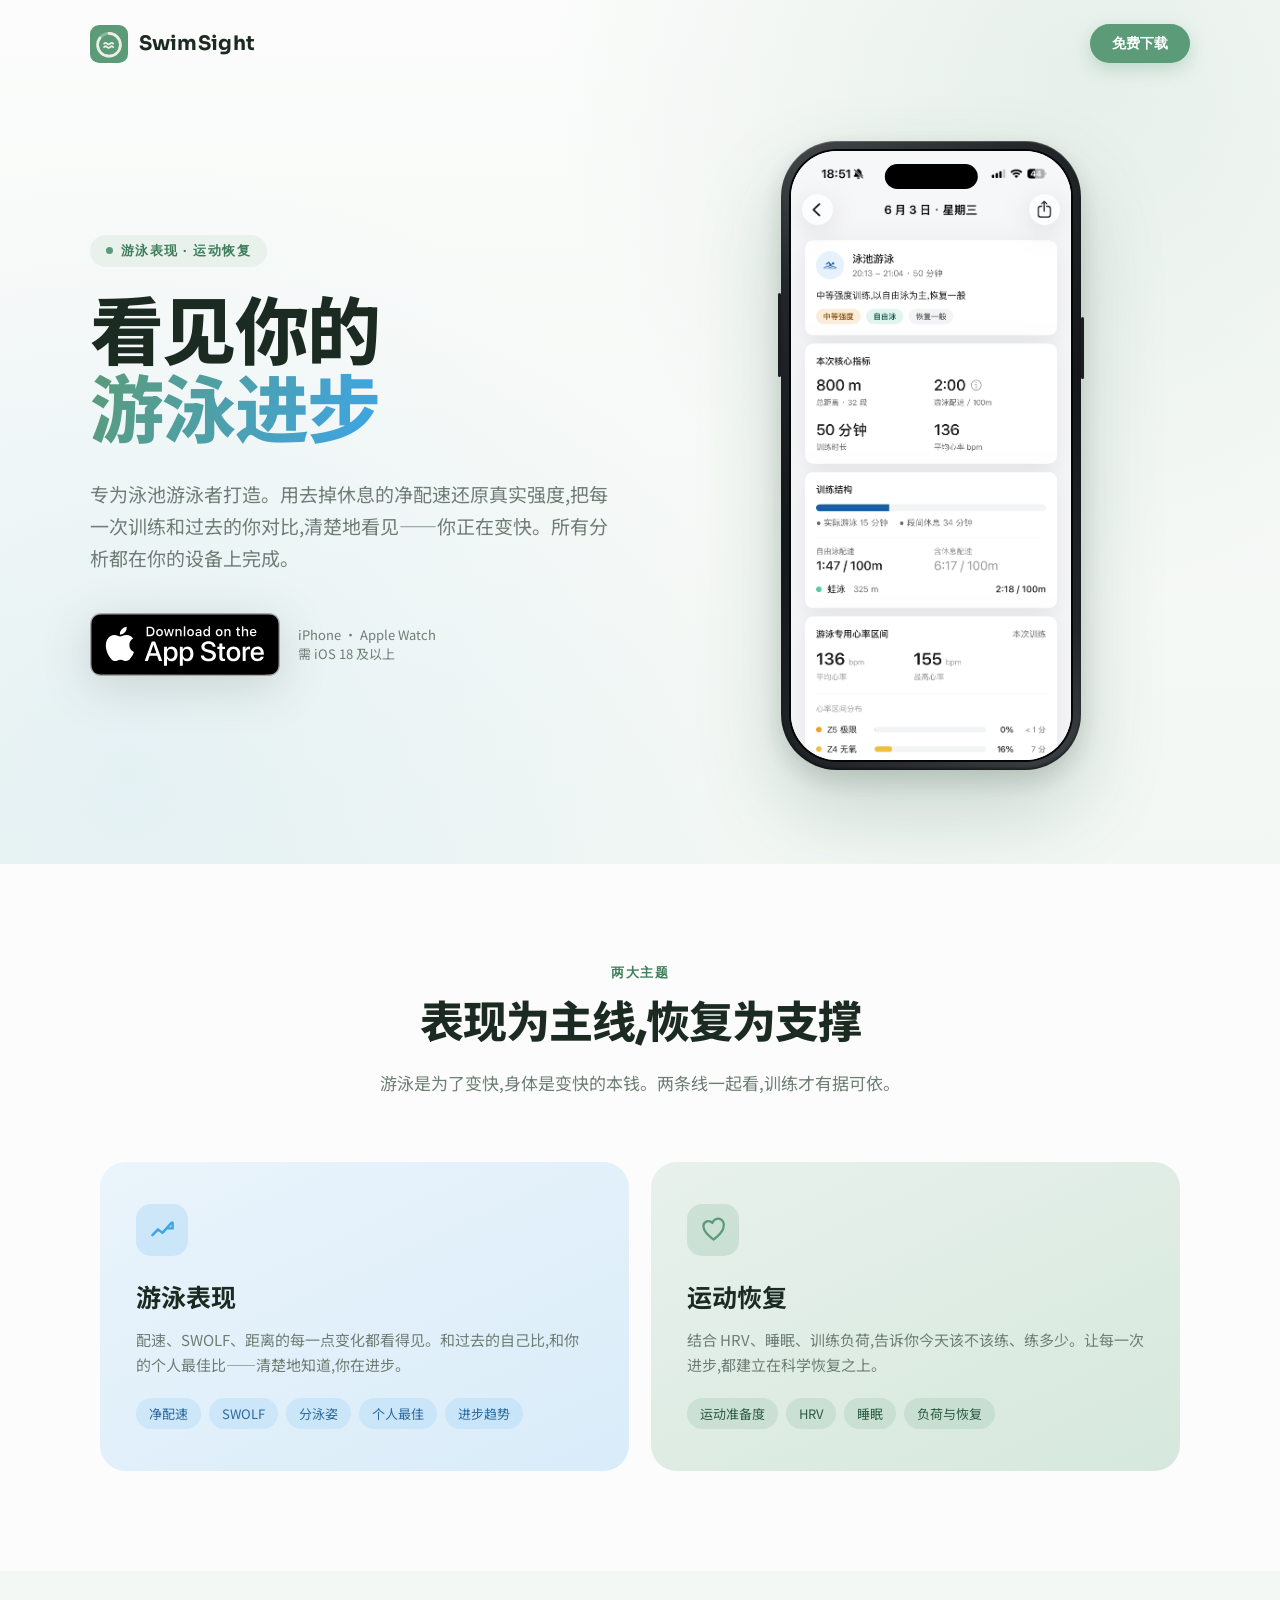
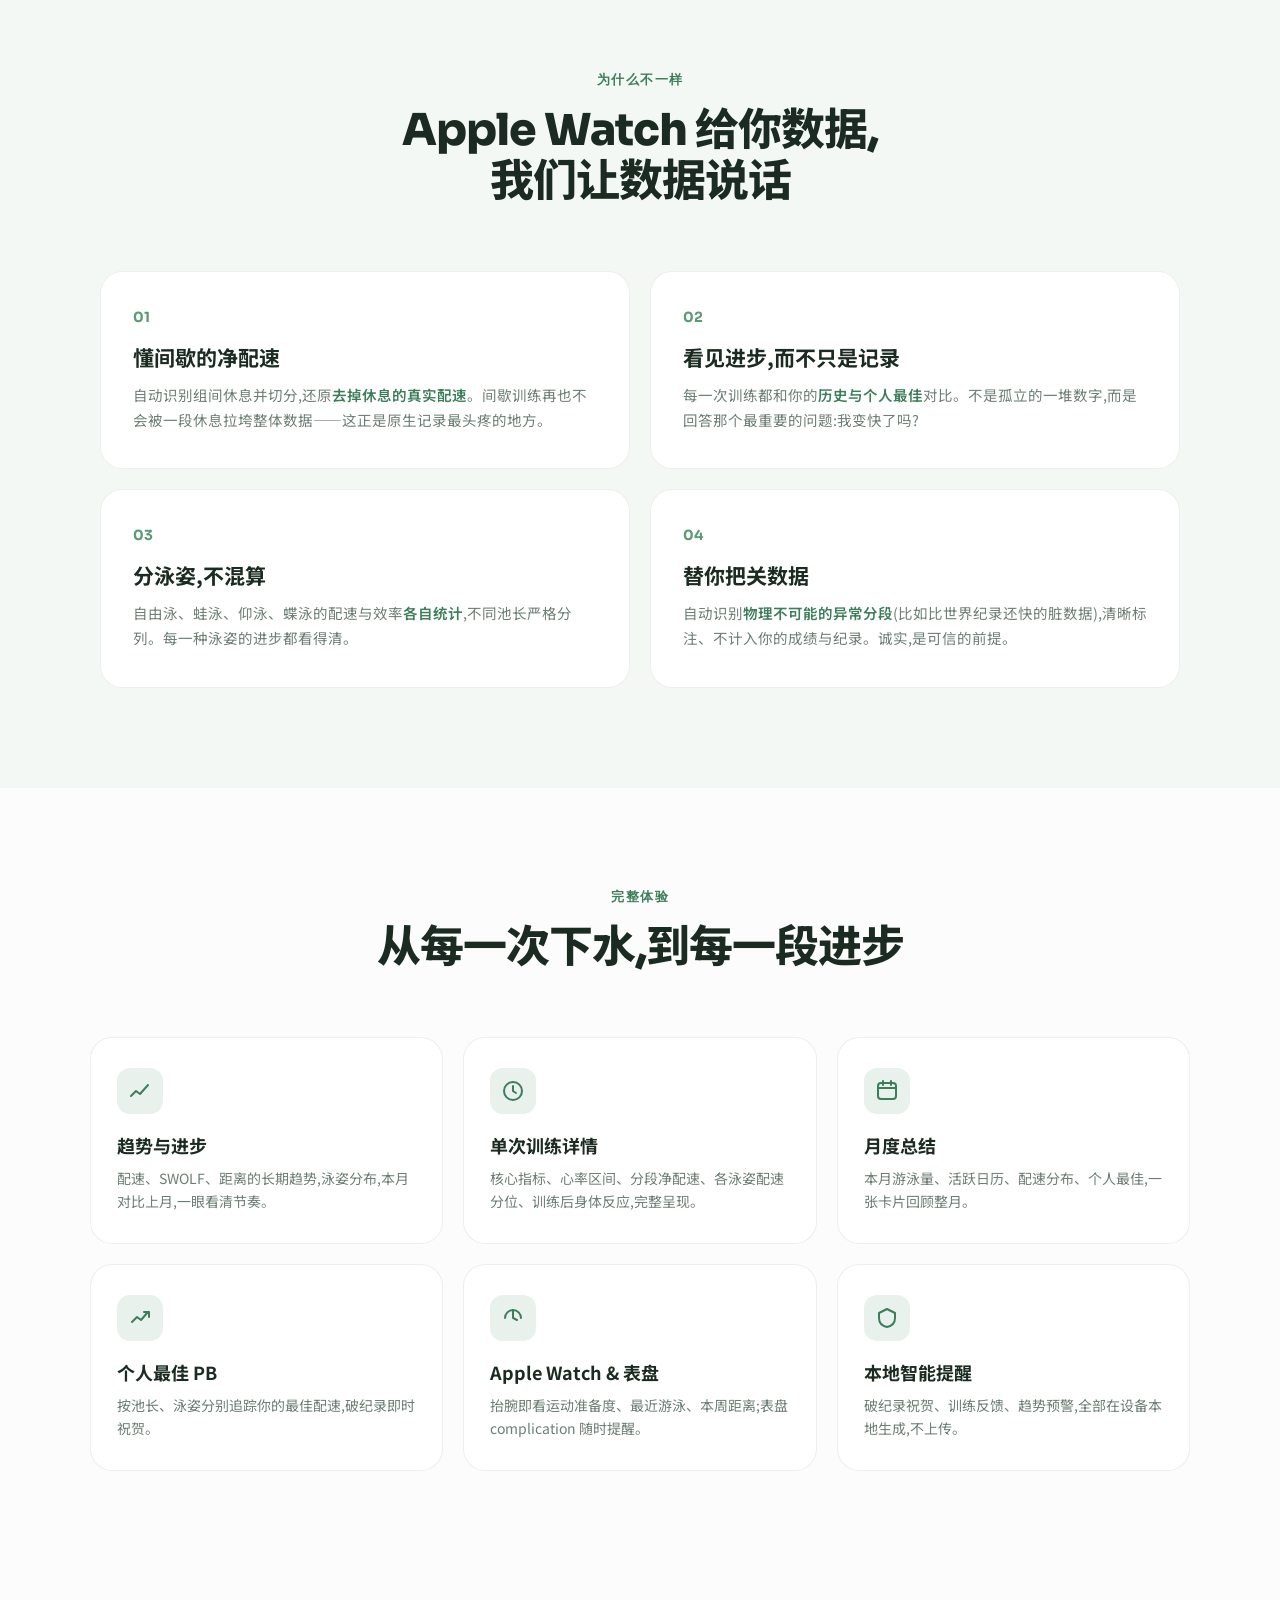
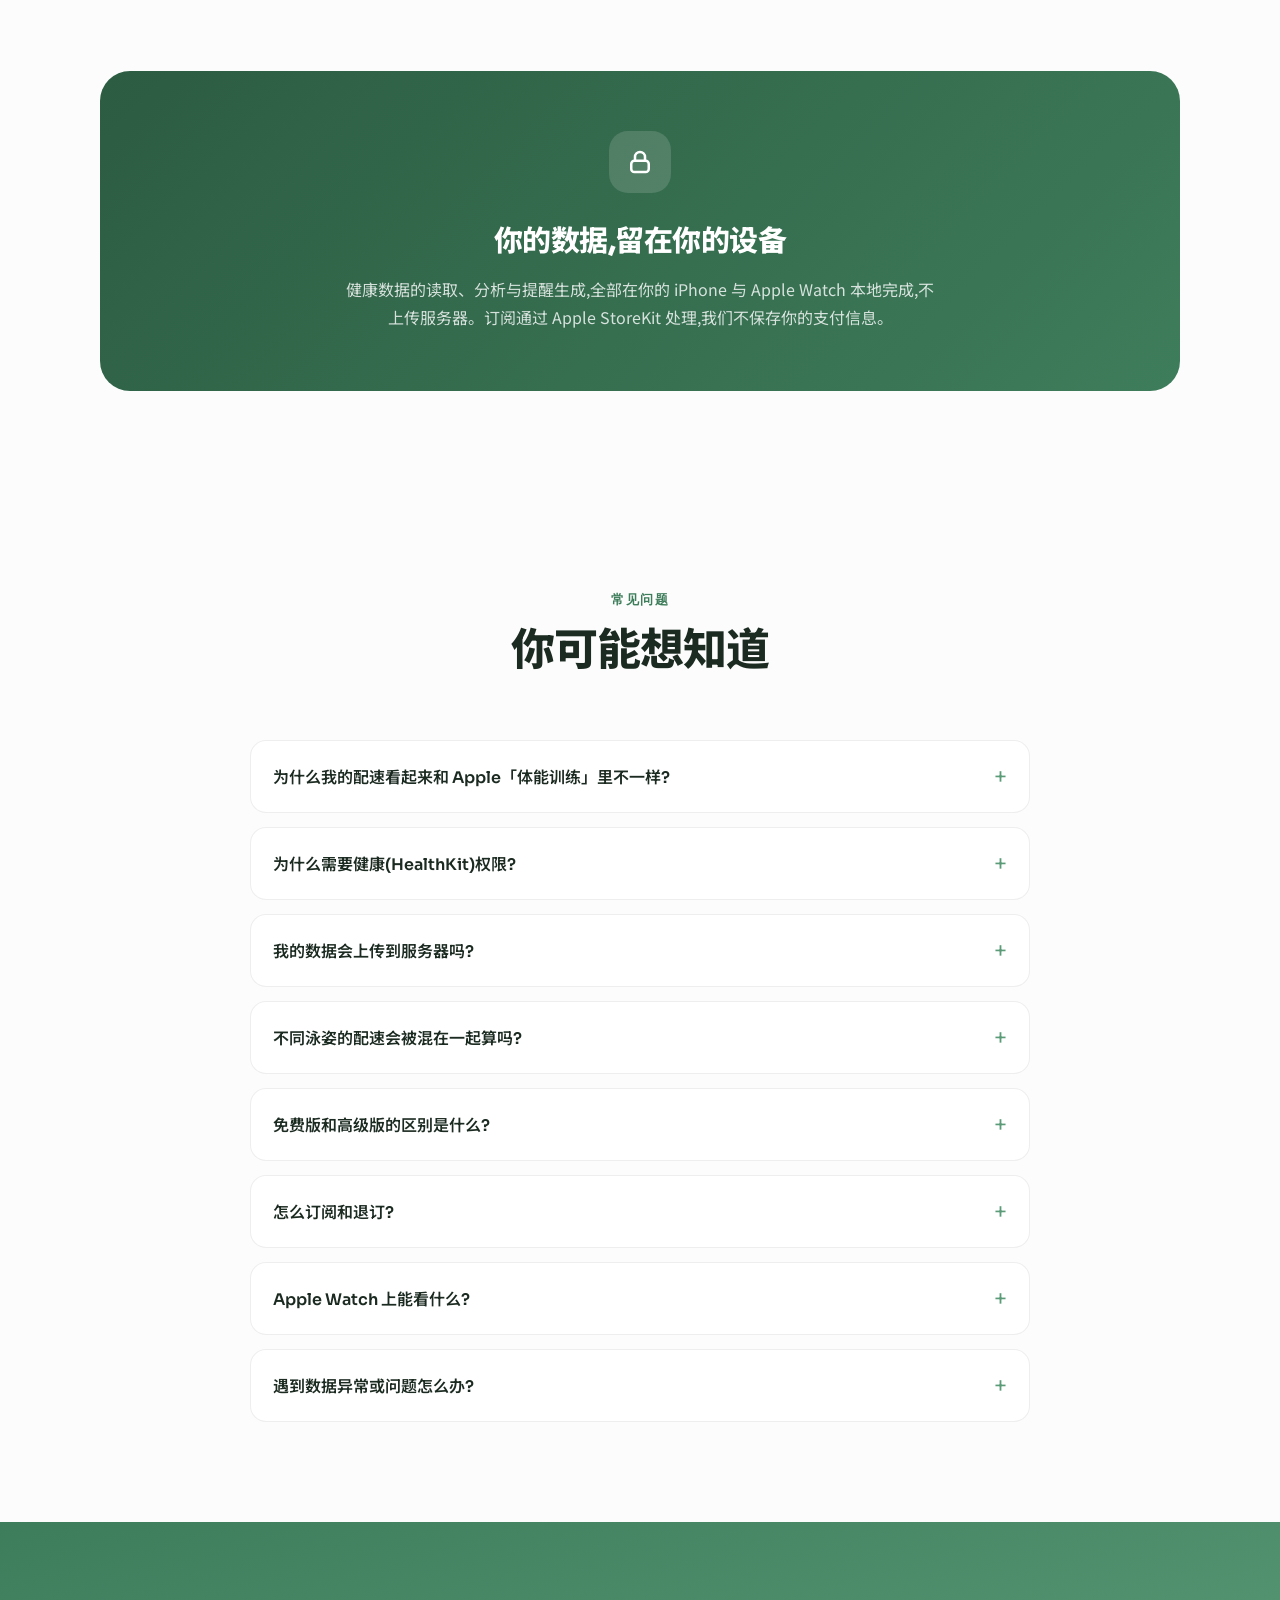
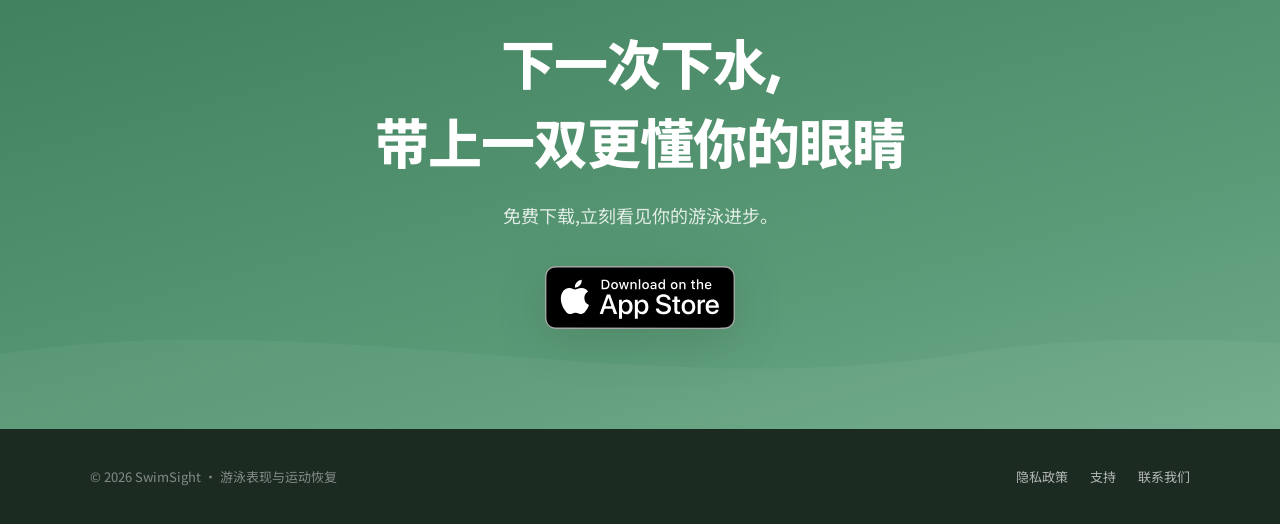
<file: site/index.html>
<!DOCTYPE html>
<html lang="zh-CN">
<head>
<meta charset="UTF-8">
<meta name="viewport" content="width=device-width, initial-scale=1.0">
<title>SwimSight — 看见你的游泳进步</title>
<style>
  @import url('https://fonts.googleapis.com/css2?family=Sora:wght@400;600;700;800&family=Noto+Sans+SC:wght@400;500;700&display=swap');

  :root{
    --ink:#1C2B22;
    --green:#5B9B78;       /* icon 主绿 */
    --green-d:#3E7D5B;
    --green-deep:#2C5C42;
    --green-soft:#E8F1EC;
    --green-tint:#F2F7F4;
    --blue:#3DA5E8;        /* 游泳数据强调色 */
    --blue-l:#5FB8EE;
    --aqua:#7FD4E8;
    --paper:#FBFCFB;       /* 偏白背景 */
    --paper2:#F4F8F5;
    --cream:#EFEDE6;       /* icon 米白 */
    --mute:#6E7E74;
    --line:rgba(28,43,34,0.08);
    --gold:#E0A53C;
  }
  *{margin:0;padding:0;box-sizing:border-box;}
  html{scroll-behavior:smooth;}
  body{
    font-family:'Noto Sans SC',sans-serif;
    color:var(--ink);
    background:var(--paper);
    overflow-x:hidden;
    -webkit-font-smoothing:antialiased;
  }
  h1,h2,h3,.display{font-family:'Sora','Noto Sans SC',sans-serif;}

  @keyframes wave{0%{background-position:0 0;}100%{background-position:1200px 0;}}
  @keyframes floatup{0%{opacity:0;transform:translateY(30px);}100%{opacity:1;transform:translateY(0);}}
  @keyframes shimmer{0%,100%{opacity:.5;}50%{opacity:1;}}
  @keyframes ringdraw{0%{stroke-dashoffset:283;}100%{stroke-dashoffset:70;}}

  .reveal{opacity:0;animation:floatup .9s cubic-bezier(.2,.7,.2,1) forwards;}
  .d1{animation-delay:.1s;}.d2{animation-delay:.25s;}.d3{animation-delay:.4s;}.d4{animation-delay:.55s;}.d5{animation-delay:.7s;}

  /* ===== 复刻 icon 的 logo ===== */
  .brand-icon{display:inline-block;}
  .brand-icon .ring{fill:none;stroke-linecap:round;}

  /* ===== HERO(浅色) ===== */
  .hero{
    position:relative;
    min-height:96vh;
    background:
      radial-gradient(circle at 85% 8%, rgba(91,155,120,0.12), transparent 40%),
      radial-gradient(circle at 10% 90%, rgba(61,165,232,0.08), transparent 45%),
      linear-gradient(180deg,#FBFCFB 0%,#F2F7F4 100%);
    display:flex;flex-direction:column;overflow:hidden;
  }
  nav{position:relative;z-index:10;display:flex;justify-content:space-between;align-items:center;padding:24px 7vw;}
  .logo{display:flex;align-items:center;gap:11px;font-family:'Sora';font-weight:700;font-size:20px;letter-spacing:.3px;color:var(--ink);}
  .logo .brand-icon{width:38px;height:38px;}
  .nav-cta{
    font-family:'Sora';font-size:14px;font-weight:600;padding:10px 22px;border-radius:30px;
    background:var(--green);color:#fff;text-decoration:none;transition:.3s;
    box-shadow:0 6px 18px rgba(91,155,120,.3);
  }
  .nav-cta:hover{background:var(--green-d);transform:translateY(-2px);}
  .hero-body{position:relative;z-index:5;flex:1;display:flex;align-items:center;padding:30px 7vw 70px;gap:5vw;flex-wrap:wrap;}
  .hero-text{flex:1;min-width:320px;max-width:620px;}
  .eyebrow{
    display:inline-flex;align-items:center;gap:8px;font-family:'Sora';font-size:13px;font-weight:600;letter-spacing:1.5px;
    color:var(--green-d);padding:7px 16px;background:var(--green-soft);border-radius:30px;margin-bottom:28px;
  }
  .eyebrow .dot{width:7px;height:7px;border-radius:50%;background:var(--green);animation:shimmer 2s infinite;}
  h1.hero-title{font-size:clamp(40px,6vw,74px);font-weight:800;line-height:1.06;letter-spacing:-1.5px;margin-bottom:26px;color:var(--ink);}
  h1.hero-title .grad{background:linear-gradient(110deg,var(--green),var(--blue));-webkit-background-clip:text;background-clip:text;-webkit-text-fill-color:transparent;}
  .hero-sub{font-size:clamp(16px,2vw,19px);line-height:1.7;color:var(--mute);max-width:520px;margin-bottom:38px;}
  .hero-btns{display:flex;gap:18px;flex-wrap:wrap;align-items:center;}
  .btn-store{display:inline-flex;line-height:0;text-decoration:none;filter:drop-shadow(0 10px 24px rgba(28,43,34,.16));transition:.3s;}
  .btn-store:hover{transform:translateY(-3px);filter:drop-shadow(0 16px 32px rgba(28,43,34,.24));}
  .btn-store img{display:block;width:190px;max-width:100%;height:auto;}
  .hero-note{font-size:13px;color:var(--mute);line-height:1.5;}

  /* 手机:iPhone 17 Pro 外框 + 真实截图 */
  .hero-visual{flex:1;min-width:300px;display:flex;justify-content:center;position:relative;}
  .iphone{
    position:relative;width:300px;padding:10px;border-radius:56px;
    background:linear-gradient(150deg,#44494b 0%,#23272a 18%,#15181a 50%,#22262a 82%,#3e4345 100%);
    box-shadow:0 38px 84px rgba(44,92,66,.22),0 10px 24px rgba(28,43,34,.16),
               inset 0 1px 1px rgba(255,255,255,.22),inset 0 -2px 3px rgba(0,0,0,.5);
  }
  /* 侧边按键 */
  .iphone::before,.iphone::after{content:"";position:absolute;background:#1b1e20;border-radius:3px;}
  .iphone::before{left:-3px;top:152px;width:3px;height:84px;}   /* 音量/静音 */
  .iphone::after{right:-3px;top:176px;width:3px;height:62px;}    /* 电源 */
  .iphone-screen{position:relative;border-radius:46px;overflow:hidden;background:#fff;box-shadow:0 0 0 2px #050606;line-height:0;}
  .iphone-screen img{display:block;width:100%;height:auto;}
  /* 灵动岛 */
  .iphone-island{position:absolute;top:13px;left:50%;transform:translateX(-50%);width:33%;height:25px;background:#000;border-radius:14px;z-index:3;}

  /* SECTION */
  section{padding:100px 7vw;}
  .sec-head{max-width:720px;margin:0 auto 64px;text-align:center;}
  .sec-tag{font-family:'Sora';font-size:13px;font-weight:700;letter-spacing:1.5px;color:var(--green-d);margin-bottom:16px;}
  .sec-title{font-size:clamp(30px,4vw,44px);font-weight:800;line-height:1.16;letter-spacing:-1px;color:var(--ink);}
  .sec-desc{font-size:17px;color:var(--mute);margin-top:20px;line-height:1.7;}

  /* 双主题 */
  .themes{display:grid;grid-template-columns:1fr 1fr;gap:22px;max-width:1080px;margin:0 auto;}
  .theme-card{border-radius:26px;padding:42px 36px;position:relative;overflow:hidden;min-height:270px;display:flex;flex-direction:column;}
  .theme-perf{background:linear-gradient(155deg,#EAF4FB,#D9ECF9);}
  .theme-rec{background:linear-gradient(155deg,#E8F1EC,#D6E8DD);}
  .theme-card .ticon{width:52px;height:52px;border-radius:15px;display:flex;align-items:center;justify-content:center;margin-bottom:22px;}
  .theme-perf .ticon{background:rgba(61,165,232,.16);}
  .theme-rec .ticon{background:rgba(91,155,120,.18);}
  .theme-card .ticon svg{width:27px;height:27px;}
  .theme-card h3{font-size:25px;font-weight:700;margin-bottom:13px;color:var(--ink);}
  .theme-card p{font-size:15px;line-height:1.7;color:var(--mute);margin-bottom:20px;}
  .theme-tags{margin-top:auto;display:flex;gap:8px;flex-wrap:wrap;}
  .theme-perf .theme-tags span{font-size:13px;padding:6px 13px;border-radius:20px;background:rgba(61,165,232,.12);color:#2C6A9E;}
  .theme-rec .theme-tags span{font-size:13px;padding:6px 13px;border-radius:20px;background:rgba(91,155,120,.15);color:var(--green-deep);}

  /* 核心差异(浅色卡) */
  .diff-bg{background:var(--paper2);}
  .diffs{display:grid;grid-template-columns:repeat(2,1fr);gap:20px;max-width:1080px;margin:0 auto;}
  .diff{background:#fff;padding:36px 32px;border-radius:22px;border:1px solid var(--line);transition:.35s;}
  .diff:hover{transform:translateY(-5px);box-shadow:0 18px 44px rgba(44,92,66,.1);border-color:transparent;}
  .diff-n{font-family:'Sora';font-size:14px;font-weight:700;color:var(--green);margin-bottom:16px;}
  .diff h4{font-size:21px;font-weight:700;margin-bottom:11px;color:var(--ink);}
  .diff p{font-size:14.5px;line-height:1.7;color:var(--mute);}
  .diff .hl{color:var(--green-d);font-weight:600;}

  /* 功能 */
  .feat-grid{display:grid;grid-template-columns:repeat(3,1fr);gap:20px;max-width:1120px;margin:0 auto;}
  .feat{background:#fff;border:1px solid var(--line);border-radius:22px;padding:30px 26px;transition:.35s;}
  .feat:hover{transform:translateY(-6px);box-shadow:0 20px 50px rgba(44,92,66,.1);border-color:transparent;}
  .feat .fi{width:46px;height:46px;border-radius:13px;background:var(--green-soft);display:flex;align-items:center;justify-content:center;margin-bottom:18px;}
  .feat .fi svg{width:24px;height:24px;stroke:var(--green-d);}
  .feat h4{font-size:18px;font-weight:700;margin-bottom:9px;color:var(--ink);}
  .feat p{font-size:14px;color:var(--mute);line-height:1.65;}

  /* 隐私 */
  .privacy{background:linear-gradient(135deg,#2C5C42,#3E7D5B);color:#fff;text-align:center;border-radius:30px;max-width:1080px;margin:0 auto;padding:60px 40px;}
  .privacy .plock{width:62px;height:62px;border-radius:19px;background:rgba(255,255,255,.14);display:flex;align-items:center;justify-content:center;margin:0 auto 24px;}
  .privacy .plock svg{width:30px;height:30px;}
  .privacy h3{font-size:29px;font-weight:800;margin-bottom:16px;letter-spacing:-.5px;}
  .privacy p{font-size:16px;line-height:1.75;color:rgba(255,255,255,.8);max-width:600px;margin:0 auto;}

  /* FINAL */
  .final{background:linear-gradient(165deg,#3E7D5B,#5B9B78 70%,#6FA98A);color:#fff;text-align:center;position:relative;overflow:hidden;}
  .final h2{font-size:clamp(32px,5vw,54px);font-weight:800;letter-spacing:-1px;margin-bottom:22px;position:relative;z-index:2;}
  .final p{font-size:18px;color:rgba(255,255,255,.82);margin-bottom:38px;position:relative;z-index:2;}
  .waves{position:absolute;bottom:0;left:0;width:100%;height:150px;opacity:.35;}
  .waves svg{width:200%;height:100%;animation:wave 18s linear infinite;}
  footer{padding:38px 7vw;background:var(--ink);color:rgba(255,255,255,.45);font-size:13px;display:flex;justify-content:space-between;flex-wrap:wrap;gap:16px;}
  footer a{color:rgba(255,255,255,.65);text-decoration:none;margin-left:22px;}

  /* FAQ */
  .faq{background:#fff;border:1px solid var(--line);border-radius:16px;padding:4px 22px;transition:.3s;}
  .faq[open]{box-shadow:0 8px 24px rgba(44,92,66,.08);border-color:transparent;}
  .faq summary{font-family:'Sora','Noto Sans SC';font-size:16px;font-weight:600;color:var(--ink);padding:18px 0;cursor:pointer;list-style:none;display:flex;justify-content:space-between;align-items:center;gap:16px;}
  .faq summary::-webkit-details-marker{display:none;}
  .faq summary::after{content:'+';font-size:22px;color:var(--green);font-weight:400;transition:.3s;flex-shrink:0;}
  .faq[open] summary::after{transform:rotate(45deg);}
  .faq p{font-size:14.5px;line-height:1.75;color:var(--mute);padding:0 0 20px;}

  @media(max-width:860px){
    .themes,.diffs,.feat-grid{grid-template-columns:1fr;}
    .hero-body{flex-direction:column;padding-top:10px;}
    .hero-visual{margin-top:24px;}
    section{padding:66px 6vw;}
  }
</style>
</head>
<body>

<!-- ============ HERO ============ -->
<header class="hero">
  <nav class="reveal d1">
    <div class="logo">
      <!-- 复刻 icon:绿底圆环(带缺口)+ 水波 -->
      <svg class="brand-icon" viewBox="0 0 100 100">
        <rect width="100" height="100" rx="24" fill="#5B9B78"/>
        <circle cx="50" cy="52" r="30" class="ring" stroke="rgba(239,237,230,0.35)" stroke-width="7"/>
        <circle cx="50" cy="52" r="30" class="ring" stroke="#EFEDE6" stroke-width="7" stroke-dasharray="160 188" transform="rotate(-90 50 52)"/>
        <path d="M37 49 q4 -4 8 0 t8 0 t8 0" fill="none" stroke="#EFEDE6" stroke-width="4.5" stroke-linecap="round"/>
        <path d="M37 58 q4 -4 8 0 t8 0 t8 0" fill="none" stroke="#EFEDE6" stroke-width="4.5" stroke-linecap="round"/>
      </svg>
      SwimSight
    </div>
    <a class="nav-cta" href="https://apps.apple.com/us/app/swimsight-%E6%B8%B8%E6%B3%B3%E8%A1%A8%E7%8E%B0%E4%B8%8E%E6%81%A2%E5%A4%8D/id6785397012">免费下载</a>
  </nav>

  <div class="hero-body">
    <div class="hero-text">
      <span class="eyebrow reveal d2"><span class="dot"></span>游泳表现 · 运动恢复</span>
      <h1 class="hero-title reveal d2">看见你的<br><span class="grad">游泳进步</span></h1>
      <p class="hero-sub reveal d3">专为泳池游泳者打造。用去掉休息的净配速还原真实强度,把每一次训练和过去的你对比,清楚地看见——你正在变快。所有分析都在你的设备上完成。</p>
      <div class="hero-btns reveal d4">
        <a class="btn-store" href="https://apps.apple.com/us/app/swimsight-%E6%B8%B8%E6%B3%B3%E8%A1%A8%E7%8E%B0%E4%B8%8E%E6%81%A2%E5%A4%8D/id6785397012" aria-label="Download on the App Store">
          <img src="app-store-badge.svg" alt="Download on the App Store">
        </a>
        <span class="hero-note">iPhone · Apple Watch<br>需 iOS 18 及以上</span>
      </div>
    </div>

    <!-- 手机:iPhone 17 Pro 外框 + 真实截图 -->
    <div class="hero-visual reveal d4">
      <div class="iphone">
        <div class="iphone-screen">
          <img src="hero-shot.png" alt="SwimSight 单次游泳训练详情:总距离、净配速、训练结构与心率区间">
          <span class="iphone-island"></span>
        </div>
      </div>
    </div>
  </div>
</header>

<!-- ============ 双主题 ============ -->
<section>
  <div class="sec-head">
    <div class="sec-tag reveal">两大主题</div>
    <h2 class="sec-title reveal">表现为主线,恢复为支撑</h2>
    <p class="sec-desc reveal">游泳是为了变快,身体是变快的本钱。两条线一起看,训练才有据可依。</p>
  </div>
  <div class="themes">
    <div class="theme-card theme-perf reveal d1">
      <span class="ticon"><svg viewBox="0 0 24 24" fill="none"><path d="M3 17l5-5 4 3 8-9" stroke="#3DA5E8" stroke-width="2.2" stroke-linecap="round" stroke-linejoin="round"/><path d="M21 6v5h-5" stroke="#3DA5E8" stroke-width="2.2" stroke-linecap="round" stroke-linejoin="round"/></svg></span>
      <h3>游泳表现</h3>
      <p>配速、SWOLF、距离的每一点变化都看得见。和过去的自己比,和你的个人最佳比——清楚地知道,你在进步。</p>
      <div class="theme-tags"><span>净配速</span><span>SWOLF</span><span>分泳姿</span><span>个人最佳</span><span>进步趋势</span></div>
    </div>
    <div class="theme-card theme-rec reveal d2">
      <span class="ticon"><svg viewBox="0 0 24 24" fill="none"><path d="M12 21C7 17 3 13.5 3 9a4.5 4.5 0 018-2.8A4.5 4.5 0 0121 9c0 4.5-4 8-9 12z" stroke="#5B9B78" stroke-width="2" stroke-linejoin="round"/></svg></span>
      <h3>运动恢复</h3>
      <p>结合 HRV、睡眠、训练负荷,告诉你今天该不该练、练多少。让每一次进步,都建立在科学恢复之上。</p>
      <div class="theme-tags"><span>运动准备度</span><span>HRV</span><span>睡眠</span><span>负荷与恢复</span></div>
    </div>
  </div>
</section>

<!-- ============ 核心差异 ============ -->
<section class="diff-bg">
  <div class="sec-head">
    <div class="sec-tag reveal">为什么不一样</div>
    <h2 class="sec-title reveal">Apple Watch 给你数据,<br>我们让数据说话</h2>
  </div>
  <div class="diffs">
    <div class="diff reveal d1"><div class="diff-n">01</div><h4>懂间歇的净配速</h4><p>自动识别组间休息并切分,还原<span class="hl">去掉休息的真实配速</span>。间歇训练再也不会被一段休息拉垮整体数据——这正是原生记录最头疼的地方。</p></div>
    <div class="diff reveal d2"><div class="diff-n">02</div><h4>看见进步,而不只是记录</h4><p>每一次训练都和你的<span class="hl">历史与个人最佳</span>对比。不是孤立的一堆数字,而是回答那个最重要的问题:我变快了吗?</p></div>
    <div class="diff reveal d3"><div class="diff-n">03</div><h4>分泳姿,不混算</h4><p>自由泳、蛙泳、仰泳、蝶泳的配速与效率<span class="hl">各自统计</span>,不同池长严格分列。每一种泳姿的进步都看得清。</p></div>
    <div class="diff reveal d4"><div class="diff-n">04</div><h4>替你把关数据</h4><p>自动识别<span class="hl">物理不可能的异常分段</span>(比如比世界纪录还快的脏数据),清晰标注、不计入你的成绩与纪录。诚实,是可信的前提。</p></div>
  </div>
</section>

<!-- ============ 功能 ============ -->
<section>
  <div class="sec-head">
    <div class="sec-tag reveal">完整体验</div>
    <h2 class="sec-title reveal">从每一次下水,到每一段进步</h2>
  </div>
  <div class="feat-grid">
    <div class="feat reveal d1"><span class="fi"><svg viewBox="0 0 24 24" fill="none" stroke-width="2"><path d="M3 17l5-5 4 3 8-9" stroke-linecap="round" stroke-linejoin="round"/></svg></span><h4>趋势与进步</h4><p>配速、SWOLF、距离的长期趋势,泳姿分布,本月对比上月,一眼看清节奏。</p></div>
    <div class="feat reveal d1"><span class="fi"><svg viewBox="0 0 24 24" fill="none" stroke-width="2"><circle cx="12" cy="12" r="9"/><path d="M12 7v5l3 2" stroke-linecap="round"/></svg></span><h4>单次训练详情</h4><p>核心指标、心率区间、分段净配速、各泳姿配速分位、训练后身体反应,完整呈现。</p></div>
    <div class="feat reveal d1"><span class="fi"><svg viewBox="0 0 24 24" fill="none" stroke-width="2"><rect x="3" y="4" width="18" height="16" rx="3"/><path d="M3 9h18M8 2v4M16 2v4" stroke-linecap="round"/></svg></span><h4>月度总结</h4><p>本月游泳量、活跃日历、配速分布、个人最佳,一张卡片回顾整月。</p></div>
    <div class="feat reveal d2"><span class="fi"><svg viewBox="0 0 24 24" fill="none" stroke-width="2"><path d="M4 16l5-5 4 3 7-8" stroke-linecap="round" stroke-linejoin="round"/><path d="M16 6h5v5" stroke-linecap="round" stroke-linejoin="round"/></svg></span><h4>个人最佳 PB</h4><p>按池长、泳姿分别追踪你的最佳配速,破纪录即时祝贺。</p></div>
    <div class="feat reveal d2"><span class="fi"><svg viewBox="0 0 24 24" fill="none" stroke-width="2"><path d="M4 12a8 8 0 0116 0" stroke-linecap="round"/><path d="M12 4v8l4 2" stroke-linecap="round"/></svg></span><h4>Apple Watch & 表盘</h4><p>抬腕即看运动准备度、最近游泳、本周距离;表盘 complication 随时提醒。</p></div>
    <div class="feat reveal d2"><span class="fi"><svg viewBox="0 0 24 24" fill="none" stroke-width="2"><path d="M12 3l8 4v5c0 5-3.5 8-8 9-4.5-1-8-4-8-9V7l8-4z" stroke-linejoin="round"/></svg></span><h4>本地智能提醒</h4><p>破纪录祝贺、训练反馈、趋势预警,全部在设备本地生成,不上传。</p></div>
  </div>
</section>

<!-- ============ 隐私 ============ -->
<section>
  <div class="privacy reveal">
    <span class="plock"><svg viewBox="0 0 24 24" fill="none"><rect x="5" y="11" width="14" height="9" rx="2.5" stroke="#fff" stroke-width="2"/><path d="M8 11V8a4 4 0 018 0v3" stroke="#fff" stroke-width="2"/></svg></span>
    <h3>你的数据,留在你的设备</h3>
    <p>健康数据的读取、分析与提醒生成,全部在你的 iPhone 与 Apple Watch 本地完成,不上传服务器。订阅通过 Apple StoreKit 处理,我们不保存你的支付信息。</p>
  </div>
</section>

<!-- ============ FAQ ============ -->
<section id="support">
  <div class="sec-head">
    <div class="sec-tag reveal">常见问题</div>
    <h2 class="sec-title reveal">你可能想知道</h2>
  </div>
  <div style="max-width:780px;margin:0 auto;display:flex;flex-direction:column;gap:14px;">
    <details class="faq reveal d1"><summary>为什么我的配速看起来和 Apple「体能训练」里不一样?</summary><p>我们采用「净配速」——自动识别并去掉组间休息时间,只计算你真正在游的那段。所以同一次训练,我们的配速通常比含休息的配速更能反映你的真实强度。详情页里会同时显示净配速与含休息配速,方便对照。</p></details>
    <details class="faq reveal d1"><summary>为什么需要健康(HealthKit)权限?</summary><p>App 通过 HealthKit 读取你的游泳训练记录、心率、HRV、睡眠等数据,用于生成配速、SWOLF、恢复等分析。这些读取需要你授权,且可随时在系统「设置 › 健康」中撤销。</p></details>
    <details class="faq reveal d2"><summary>我的数据会上传到服务器吗?</summary><p>不会。所有数据的读取、计算与提醒生成都在你的 iPhone 与 Apple Watch 本地完成,我们不收集、不上传你的健康数据,也没有任何第三方统计或广告 SDK。</p></details>
    <details class="faq reveal d2"><summary>不同泳姿的配速会被混在一起算吗?</summary><p>不会。自由泳、蛙泳、仰泳、蝶泳的配速与 SWOLF 各自独立统计,不同池长(25m/50m)也严格分列,避免不可比的数据被平均。</p></details>
    <details class="faq reveal d3"><summary>免费版和高级版的区别是什么?</summary><p>每一次训练的客观数据(距离、配速、SWOLF、分段、心率区间)完全免费。跨训练的对比、长期趋势、强度分位与深度解读由高级版解锁。</p></details>
    <details class="faq reveal d3"><summary>怎么订阅和退订?</summary><p>订阅通过 Apple StoreKit 处理,可选月付、年付(含 7 天免费试用)或终身买断。退订在 iPhone「设置 › Apple ID › 订阅」中管理,我们不保存你的支付信息。</p></details>
    <details class="faq reveal d4"><summary>Apple Watch 上能看什么?</summary><p>抬腕可查看运动准备度、最近一次游泳(含分泳姿净配速)、本周游泳量与负荷恢复;也可把运动准备度、距上次游泳、本周游泳次数添加到表盘 complication。</p></details>
    <details class="faq reveal d4"><summary>遇到数据异常或问题怎么办?</summary><p>App 会自动标注物理不可能的异常分段(如比世界纪录还快的脏数据)并排除出成绩。若仍有疑问,可邮件联系 <a href="mailto:swimsight.app@outlook.com" style="color:var(--green-d);">swimsight.app@outlook.com</a>。</p></details>
  </div>
</section>

<!-- ============ FINAL ============ -->
<section class="final" id="download">
  <h2 class="reveal">下一次下水,<br>带上一双更懂你的眼睛</h2>
  <p class="reveal d1">免费下载,立刻看见你的游泳进步。</p>
  <div class="reveal d2" style="position:relative;z-index:2;display:flex;justify-content:center;">
    <a class="btn-store" href="https://apps.apple.com/us/app/swimsight-%E6%B8%B8%E6%B3%B3%E8%A1%A8%E7%8E%B0%E4%B8%8E%E6%81%A2%E5%A4%8D/id6785397012" aria-label="Download on the App Store">
      <img src="app-store-badge.svg" alt="Download on the App Store">
    </a>
  </div>
  <div class="waves"><svg viewBox="0 0 2400 150" preserveAspectRatio="none"><path d="M0,75 C300,25 600,125 900,75 C1200,25 1500,125 1800,75 C2100,25 2400,125 2400,75 V150 H0 Z" fill="rgba(255,255,255,.12)"/></svg></div>
</section>

<footer>
  <span>© 2026 SwimSight · 游泳表现与运动恢复</span>
  <span><a href="privacy.html">隐私政策</a><a href="support.html">支持</a><a href="mailto:swimsight.app@outlook.com">联系我们</a></span>
</footer>

<script>
  const io=new IntersectionObserver((es)=>{es.forEach(e=>{if(e.isIntersecting){e.target.style.animationPlayState='running';io.unobserve(e.target);}})},{threshold:.15});
  document.querySelectorAll('section .reveal').forEach(el=>{el.style.animationPlayState='paused';io.observe(el);});
</script>

</body>
</html>
</file>
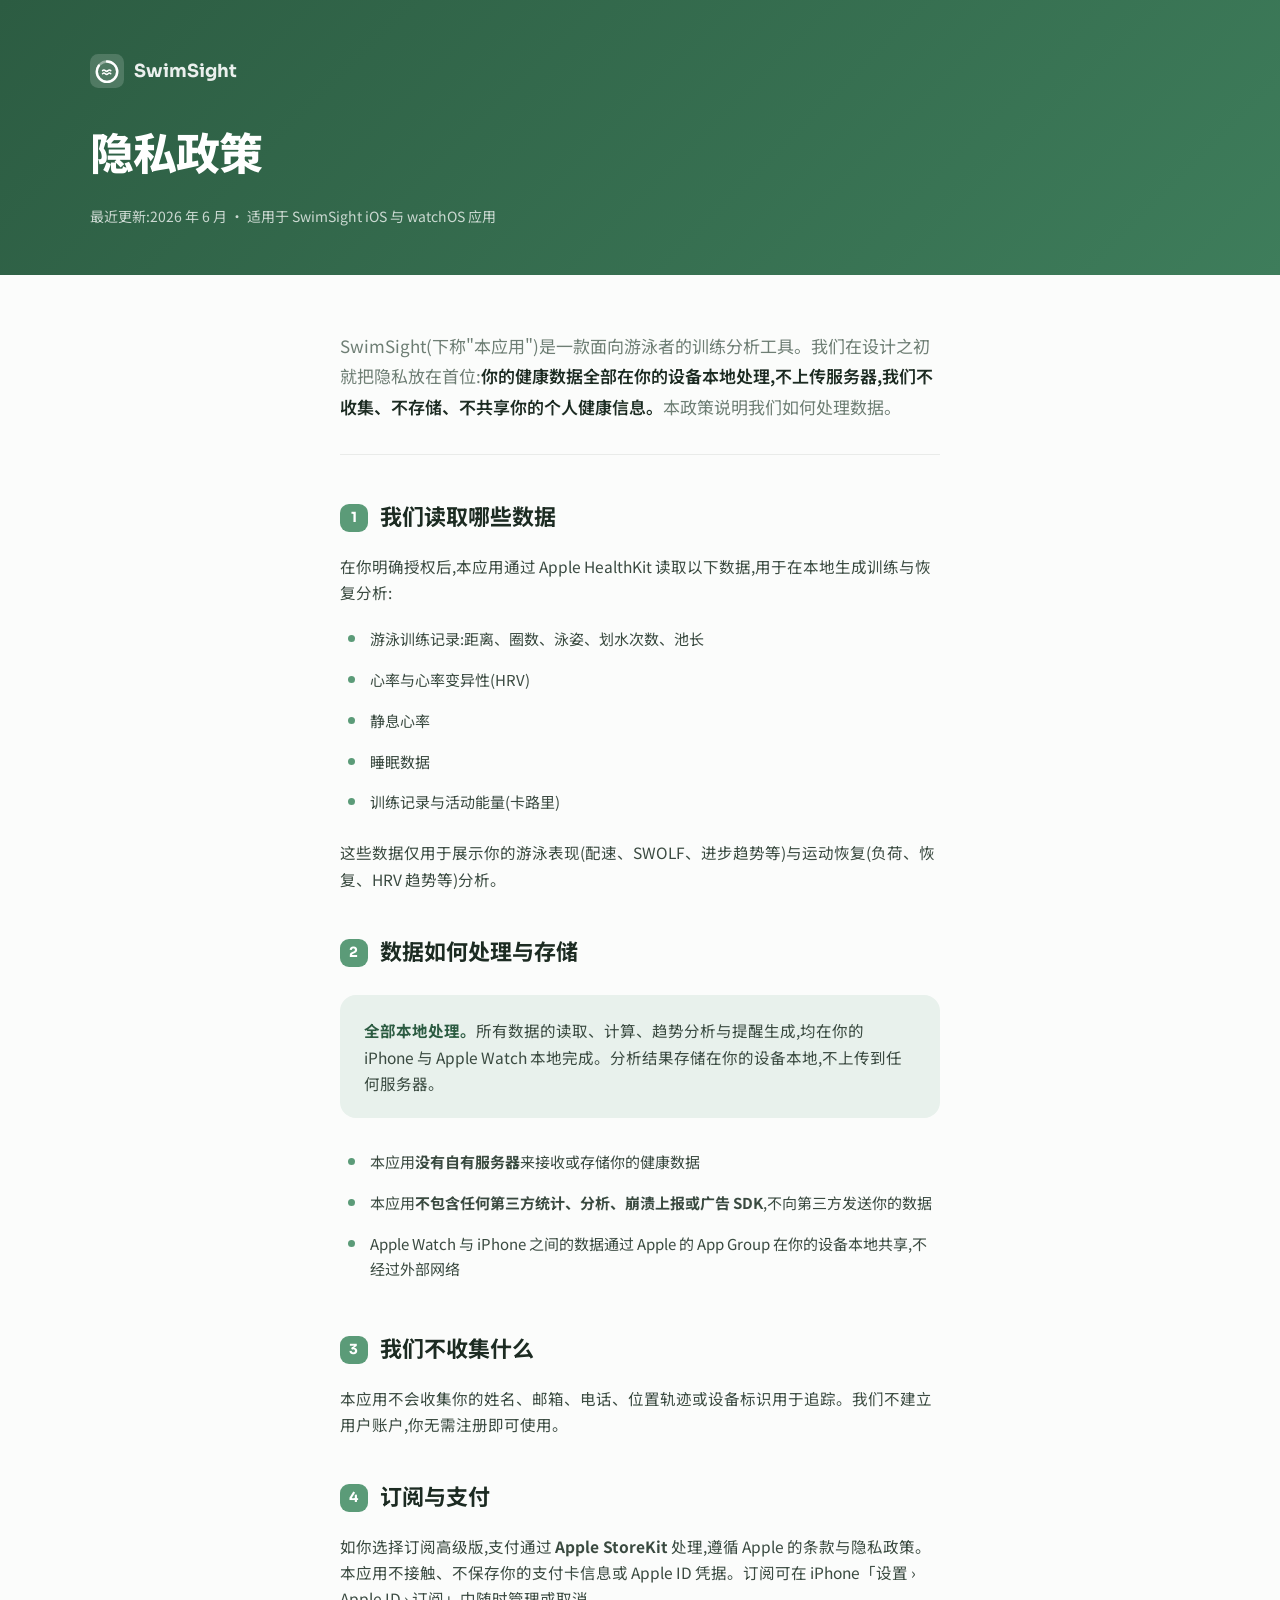
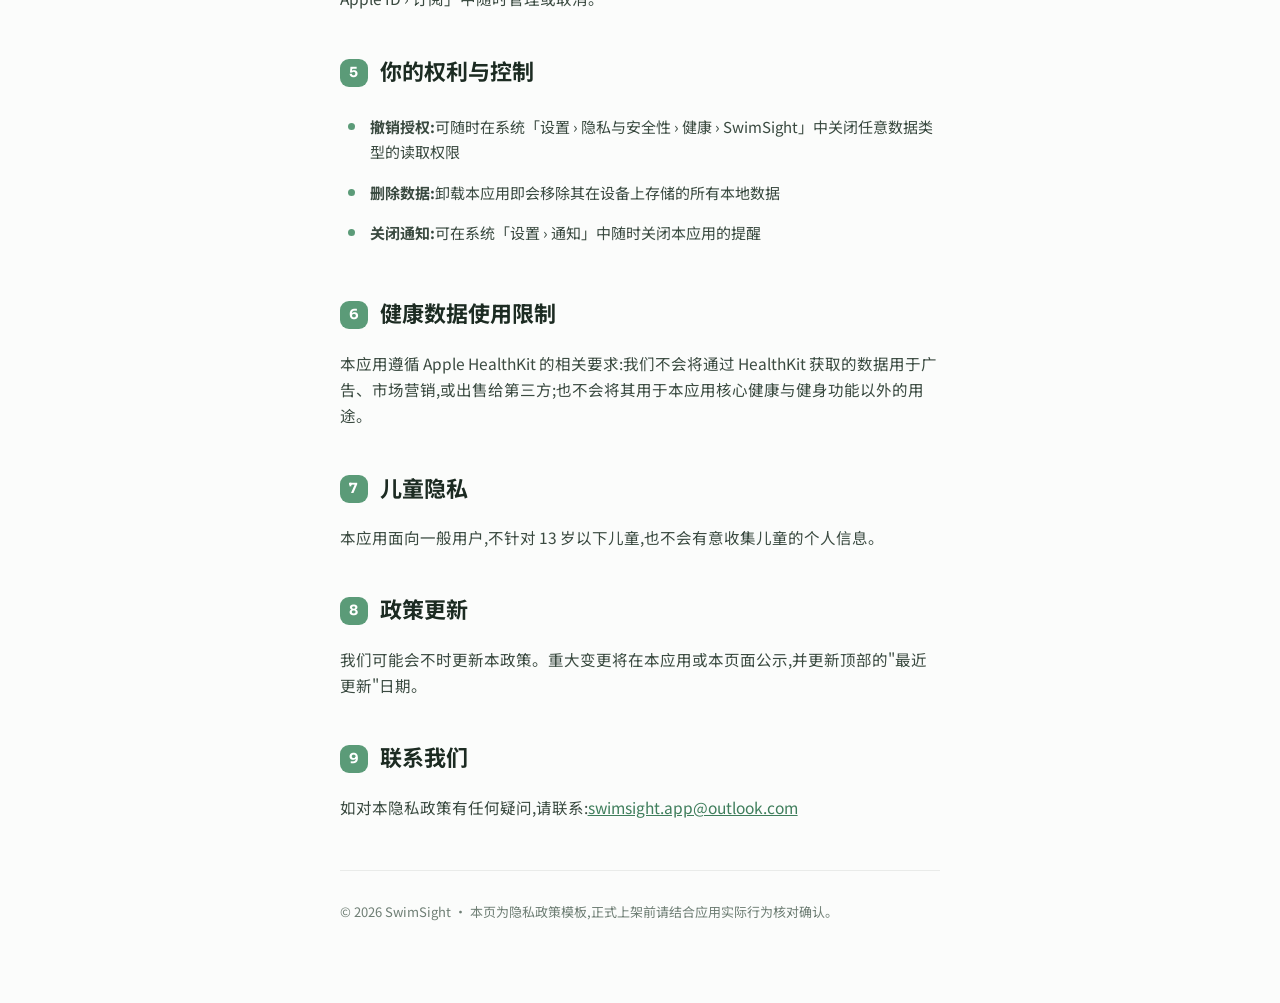
<file: site/privacy.html>
<!DOCTYPE html>
<html lang="zh-CN">
<head>
<meta charset="UTF-8">
<meta name="viewport" content="width=device-width, initial-scale=1.0">
<title>隐私政策 — SwimSight</title>
<style>
  @import url('https://fonts.googleapis.com/css2?family=Sora:wght@600;700;800&family=Noto+Sans+SC:wght@400;500;700&display=swap');
  :root{
    --ink:#1C2B22;--green:#5B9B78;--green-d:#3E7D5B;--green-deep:#2C5C42;
    --green-soft:#E8F1EC;--paper:#FBFCFB;--mute:#6E7E74;--line:rgba(28,43,34,0.08);
  }
  *{margin:0;padding:0;box-sizing:border-box;}
  body{font-family:'Noto Sans SC',sans-serif;color:var(--ink);background:var(--paper);-webkit-font-smoothing:antialiased;line-height:1.7;}
  h1,h2,h3{font-family:'Sora','Noto Sans SC',sans-serif;}

  .top{background:linear-gradient(135deg,#2C5C42,#3E7D5B);color:#fff;padding:54px 7vw 46px;}
  .top .home{display:inline-flex;align-items:center;gap:10px;text-decoration:none;color:rgba(255,255,255,.9);font-family:'Sora';font-weight:700;font-size:18px;margin-bottom:30px;}
  .top .home svg{width:34px;height:34px;}
  .top h1{font-size:clamp(30px,5vw,44px);font-weight:800;letter-spacing:-1px;margin-bottom:12px;}
  .top .meta{font-size:14px;color:rgba(255,255,255,.75);}

  .wrap{max-width:780px;margin:0 auto;padding:56px 7vw 80px;}
  .intro{font-size:17px;color:var(--mute);line-height:1.8;margin-bottom:44px;padding-bottom:32px;border-bottom:1px solid var(--line);}
  .intro b{color:var(--ink);font-weight:600;}

  h2{font-size:22px;font-weight:700;margin:42px 0 16px;color:var(--ink);display:flex;align-items:center;gap:12px;}
  h2 .num{font-family:'Sora';font-size:14px;font-weight:700;color:#fff;background:var(--green);width:28px;height:28px;border-radius:9px;display:flex;align-items:center;justify-content:center;flex-shrink:0;}
  p{font-size:15.5px;color:#3a4a40;margin-bottom:14px;}
  ul{margin:0 0 16px;padding-left:4px;list-style:none;}
  li{font-size:15px;color:#3a4a40;padding:8px 0 8px 26px;position:relative;line-height:1.65;}
  li::before{content:'';position:absolute;left:4px;top:16px;width:7px;height:7px;border-radius:50%;background:var(--green);}
  .callout{background:var(--green-soft);border-radius:16px;padding:22px 24px;margin:24px 0;}
  .callout strong{color:var(--green-deep);}
  a{color:var(--green-d);}
  .foot{margin-top:50px;padding-top:30px;border-top:1px solid var(--line);font-size:13px;color:var(--mute);}
</style>
</head>
<body>

<div class="top">
  <a href="index.html" class="home">
    <svg viewBox="0 0 100 100"><rect width="100" height="100" rx="24" fill="rgba(255,255,255,.16)"/><circle cx="50" cy="52" r="30" fill="none" stroke="rgba(255,255,255,.4)" stroke-width="7"/><circle cx="50" cy="52" r="30" fill="none" stroke="#fff" stroke-width="7" stroke-dasharray="160 188" stroke-linecap="round" transform="rotate(-90 50 52)"/><path d="M37 49 q4 -4 8 0 t8 0 t8 0" fill="none" stroke="#fff" stroke-width="4.5" stroke-linecap="round"/><path d="M37 58 q4 -4 8 0 t8 0 t8 0" fill="none" stroke="#fff" stroke-width="4.5" stroke-linecap="round"/></svg>
    SwimSight
  </a>
  <h1>隐私政策</h1>
  <div class="meta">最近更新:2026 年 6 月 · 适用于 SwimSight iOS 与 watchOS 应用</div>
</div>

<div class="wrap">
  <p class="intro">SwimSight(下称"本应用")是一款面向游泳者的训练分析工具。我们在设计之初就把隐私放在首位:<b>你的健康数据全部在你的设备本地处理,不上传服务器,我们不收集、不存储、不共享你的个人健康信息。</b>本政策说明我们如何处理数据。</p>

  <h2><span class="num">1</span>我们读取哪些数据</h2>
  <p>在你明确授权后,本应用通过 Apple HealthKit 读取以下数据,用于在本地生成训练与恢复分析:</p>
  <ul>
    <li>游泳训练记录:距离、圈数、泳姿、划水次数、池长</li>
    <li>心率与心率变异性(HRV)</li>
    <li>静息心率</li>
    <li>睡眠数据</li>
    <li>训练记录与活动能量(卡路里)</li>
  </ul>
  <p>这些数据仅用于展示你的游泳表现(配速、SWOLF、进步趋势等)与运动恢复(负荷、恢复、HRV 趋势等)分析。</p>

  <h2><span class="num">2</span>数据如何处理与存储</h2>
  <div class="callout">
    <p style="margin:0;"><strong>全部本地处理。</strong>所有数据的读取、计算、趋势分析与提醒生成,均在你的 iPhone 与 Apple Watch 本地完成。分析结果存储在你的设备本地,不上传到任何服务器。</p>
  </div>
  <ul>
    <li>本应用<b>没有自有服务器</b>来接收或存储你的健康数据</li>
    <li>本应用<b>不包含任何第三方统计、分析、崩溃上报或广告 SDK</b>,不向第三方发送你的数据</li>
    <li>Apple Watch 与 iPhone 之间的数据通过 Apple 的 App Group 在你的设备本地共享,不经过外部网络</li>
  </ul>

  <h2><span class="num">3</span>我们不收集什么</h2>
  <p>本应用不会收集你的姓名、邮箱、电话、位置轨迹或设备标识用于追踪。我们不建立用户账户,你无需注册即可使用。</p>

  <h2><span class="num">4</span>订阅与支付</h2>
  <p>如你选择订阅高级版,支付通过 <b>Apple StoreKit</b> 处理,遵循 Apple 的条款与隐私政策。本应用不接触、不保存你的支付卡信息或 Apple ID 凭据。订阅可在 iPhone「设置 › Apple ID › 订阅」中随时管理或取消。</p>

  <h2><span class="num">5</span>你的权利与控制</h2>
  <ul>
    <li><b>撤销授权:</b>可随时在系统「设置 › 隐私与安全性 › 健康 › SwimSight」中关闭任意数据类型的读取权限</li>
    <li><b>删除数据:</b>卸载本应用即会移除其在设备上存储的所有本地数据</li>
    <li><b>关闭通知:</b>可在系统「设置 › 通知」中随时关闭本应用的提醒</li>
  </ul>

  <h2><span class="num">6</span>健康数据使用限制</h2>
  <p>本应用遵循 Apple HealthKit 的相关要求:我们不会将通过 HealthKit 获取的数据用于广告、市场营销,或出售给第三方;也不会将其用于本应用核心健康与健身功能以外的用途。</p>

  <h2><span class="num">7</span>儿童隐私</h2>
  <p>本应用面向一般用户,不针对 13 岁以下儿童,也不会有意收集儿童的个人信息。</p>

  <h2><span class="num">8</span>政策更新</h2>
  <p>我们可能会不时更新本政策。重大变更将在本应用或本页面公示,并更新顶部的"最近更新"日期。</p>

  <h2><span class="num">9</span>联系我们</h2>
  <p>如对本隐私政策有任何疑问,请联系:<a href="mailto:swimsight.app@outlook.com">swimsight.app@outlook.com</a></p>

  <div class="foot">
    © 2026 SwimSight · 本页为隐私政策模板,正式上架前请结合应用实际行为核对确认。
  </div>
</div>

</body>
</html>
</file>
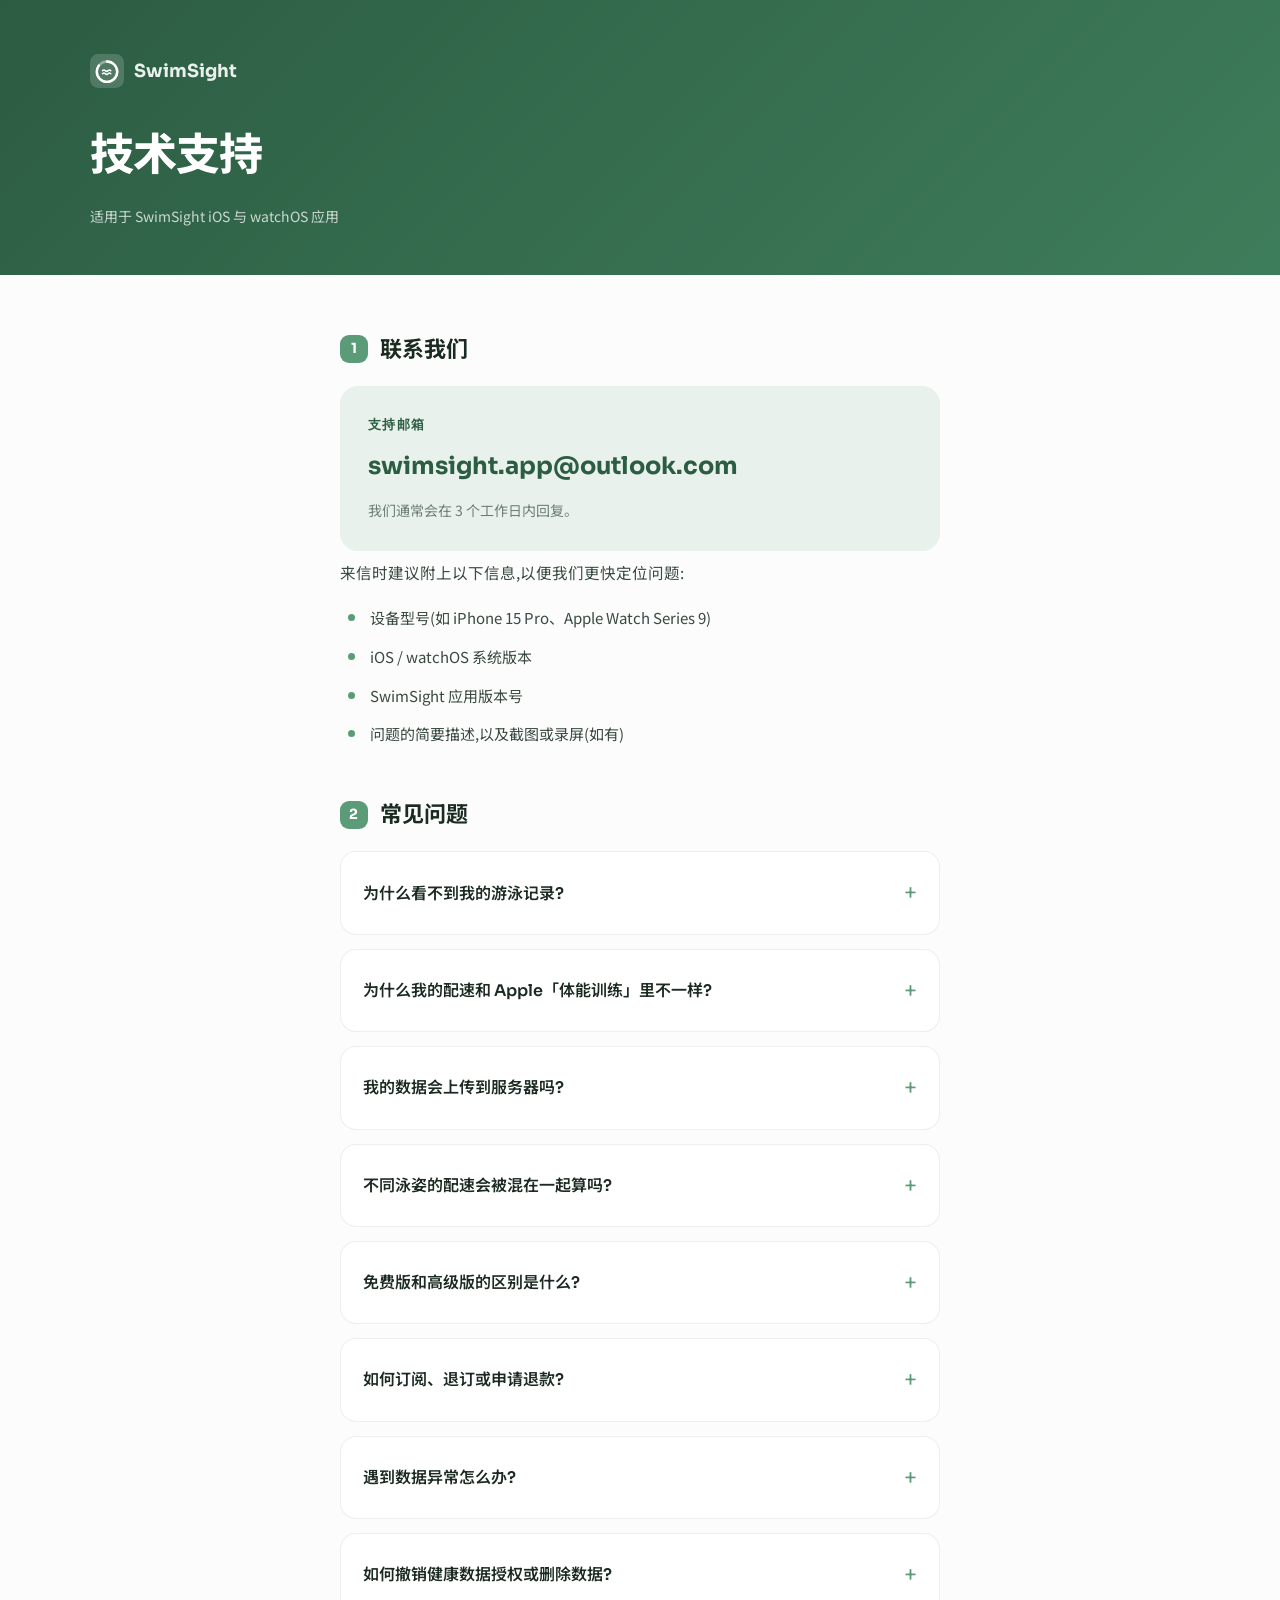
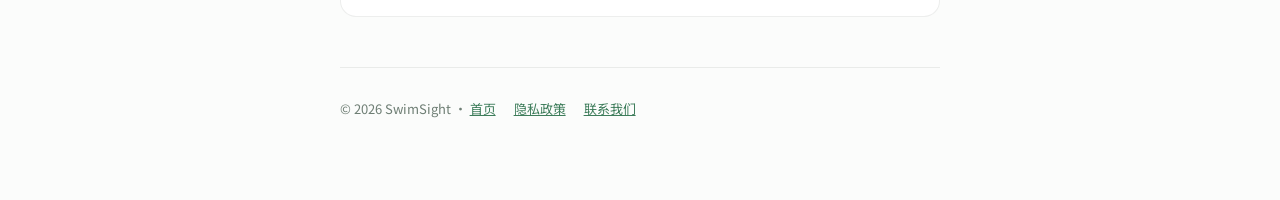
<file: site/support.html>
<!DOCTYPE html>
<html lang="zh-CN">
<head>
<meta charset="UTF-8">
<meta name="viewport" content="width=device-width, initial-scale=1.0">
<title>技术支持 — SwimSight</title>
<meta name="description" content="SwimSight 技术支持:联系邮箱与常见问题。">
<style>
  @import url('https://fonts.googleapis.com/css2?family=Sora:wght@600;700;800&family=Noto+Sans+SC:wght@400;500;700&display=swap');
  :root{
    --ink:#1C2B22;--green:#5B9B78;--green-d:#3E7D5B;--green-deep:#2C5C42;
    --green-soft:#E8F1EC;--paper:#FBFCFB;--mute:#6E7E74;--line:rgba(28,43,34,0.08);
  }
  *{margin:0;padding:0;box-sizing:border-box;}
  body{font-family:'Noto Sans SC',sans-serif;color:var(--ink);background:var(--paper);-webkit-font-smoothing:antialiased;line-height:1.7;}
  h1,h2,h3{font-family:'Sora','Noto Sans SC',sans-serif;}

  .top{background:linear-gradient(135deg,#2C5C42,#3E7D5B);color:#fff;padding:54px 7vw 46px;}
  .top .home{display:inline-flex;align-items:center;gap:10px;text-decoration:none;color:rgba(255,255,255,.9);font-family:'Sora';font-weight:700;font-size:18px;margin-bottom:30px;}
  .top .home svg{width:34px;height:34px;}
  .top h1{font-size:clamp(30px,5vw,44px);font-weight:800;letter-spacing:-1px;margin-bottom:12px;}
  .top .meta{font-size:14px;color:rgba(255,255,255,.75);}

  .wrap{max-width:780px;margin:0 auto;padding:56px 7vw 80px;}

  h2{font-size:22px;font-weight:700;margin:42px 0 18px;color:var(--ink);display:flex;align-items:center;gap:12px;}
  h2:first-child{margin-top:0;}
  h2 .num{font-family:'Sora';font-size:14px;font-weight:700;color:#fff;background:var(--green);width:28px;height:28px;border-radius:9px;display:flex;align-items:center;justify-content:center;flex-shrink:0;}
  p{font-size:15.5px;color:#3a4a40;margin-bottom:14px;}
  a{color:var(--green-d);}

  /* 联系卡片 */
  .contact-card{background:var(--green-soft);border-radius:18px;padding:28px 28px;margin-bottom:8px;}
  .contact-card .label{font-family:'Sora';font-size:13px;font-weight:700;letter-spacing:1.5px;color:var(--green-deep);margin-bottom:10px;}
  .contact-card .email{font-family:'Sora','Noto Sans SC';font-size:clamp(19px,3vw,24px);font-weight:700;word-break:break-all;}
  .contact-card .email a{color:var(--green-deep);text-decoration:none;}
  .contact-card .email a:hover{text-decoration:underline;}
  .contact-card .note{font-size:14px;color:var(--mute);margin:12px 0 0;}

  ul.tips{margin:0 0 16px;padding-left:4px;list-style:none;}
  ul.tips li{font-size:15px;color:#3a4a40;padding:7px 0 7px 26px;position:relative;line-height:1.65;}
  ul.tips li::before{content:'';position:absolute;left:4px;top:15px;width:7px;height:7px;border-radius:50%;background:var(--green);}

  /* FAQ */
  .faq-list{display:flex;flex-direction:column;gap:14px;}
  .faq{background:#fff;border:1px solid var(--line);border-radius:16px;padding:4px 22px;transition:.3s;}
  .faq[open]{box-shadow:0 8px 24px rgba(44,92,66,.08);border-color:transparent;}
  .faq summary{font-family:'Sora','Noto Sans SC';font-size:16px;font-weight:600;color:var(--ink);padding:18px 0;cursor:pointer;list-style:none;display:flex;justify-content:space-between;align-items:center;gap:16px;}
  .faq summary::-webkit-details-marker{display:none;}
  .faq summary::after{content:'+';font-size:22px;color:var(--green);font-weight:400;transition:.3s;flex-shrink:0;}
  .faq[open] summary::after{transform:rotate(45deg);}
  .faq p{font-size:14.5px;line-height:1.75;color:var(--mute);padding:0 0 20px;margin:0;}

  .foot{margin-top:50px;padding-top:30px;border-top:1px solid var(--line);font-size:13px;color:var(--mute);}
  .foot a{margin-right:18px;}
</style>
</head>
<body>

<div class="top">
  <a href="index.html" class="home">
    <svg viewBox="0 0 100 100"><rect width="100" height="100" rx="24" fill="rgba(255,255,255,.16)"/><circle cx="50" cy="52" r="30" fill="none" stroke="rgba(255,255,255,.4)" stroke-width="7"/><circle cx="50" cy="52" r="30" fill="none" stroke="#fff" stroke-width="7" stroke-dasharray="160 188" stroke-linecap="round" transform="rotate(-90 50 52)"/><path d="M37 49 q4 -4 8 0 t8 0 t8 0" fill="none" stroke="#fff" stroke-width="4.5" stroke-linecap="round"/><path d="M37 58 q4 -4 8 0 t8 0 t8 0" fill="none" stroke="#fff" stroke-width="4.5" stroke-linecap="round"/></svg>
    SwimSight
  </a>
  <h1>技术支持</h1>
  <div class="meta">适用于 SwimSight iOS 与 watchOS 应用</div>
</div>

<div class="wrap">
  <h2><span class="num">1</span>联系我们</h2>
  <div class="contact-card">
    <div class="label">支持邮箱</div>
    <div class="email"><a href="mailto:swimsight.app@outlook.com">swimsight.app@outlook.com</a></div>
    <p class="note">我们通常会在 3 个工作日内回复。</p>
  </div>
  <p>来信时建议附上以下信息,以便我们更快定位问题:</p>
  <ul class="tips">
    <li>设备型号(如 iPhone 15 Pro、Apple Watch Series 9)</li>
    <li>iOS / watchOS 系统版本</li>
    <li>SwimSight 应用版本号</li>
    <li>问题的简要描述,以及截图或录屏(如有)</li>
  </ul>

  <h2><span class="num">2</span>常见问题</h2>
  <div class="faq-list">
    <details class="faq"><summary>为什么看不到我的游泳记录?</summary><p>请确认已为 SwimSight 开启健康(HealthKit)读取权限:打开「健康」App › 共享 › App 与服务 › SwimSight,开启相关数据的读取;并确认你的游泳训练记录已存在于「健康」App 中。</p></details>
    <details class="faq"><summary>为什么我的配速和 Apple「体能训练」里不一样?</summary><p>SwimSight 显示「净配速」——自动识别并去掉组间休息时间,只计算你真正在游的那段。这是预期行为,通常更贴近你的真实游泳强度。详情页里会同时显示净配速与含休息配速,方便对照。</p></details>
    <details class="faq"><summary>我的数据会上传到服务器吗?</summary><p>不会。所有数据的读取、计算与提醒生成都在你的 iPhone 与 Apple Watch 本地完成,我们不收集、不上传你的健康数据,也没有任何第三方统计或广告 SDK。详见<a href="privacy.html">隐私政策</a>。</p></details>
    <details class="faq"><summary>不同泳姿的配速会被混在一起算吗?</summary><p>不会。自由泳、蛙泳、仰泳、蝶泳的配速与 SWOLF 各自独立统计,不同池长(25m/50m)也严格分列,避免不可比的数据被平均。</p></details>
    <details class="faq"><summary>免费版和高级版的区别是什么?</summary><p>每一次训练的客观数据(距离、配速、SWOLF、分段、心率区间)完全免费。跨训练的对比、长期趋势、强度分位与深度解读由高级版解锁。</p></details>
    <details class="faq"><summary>如何订阅、退订或申请退款?</summary><p>订阅通过 Apple App Store 处理,可选月付、年付(含 7 天免费试用)或终身买断。退订请在 iPhone「设置 › Apple ID › 订阅」中管理;退款请通过 Apple 官方页面 <a href="https://reportaproblem.apple.com" target="_blank" rel="noreferrer">reportaproblem.apple.com</a> 申请。我们不保存你的支付信息。</p></details>
    <details class="faq"><summary>遇到数据异常怎么办?</summary><p>App 会自动标注物理不可能的异常分段(如比世界纪录还快的脏数据)并排除出成绩与纪录。若你认为某条数据被误判,或有其他疑问,欢迎邮件联系我们。</p></details>
    <details class="faq"><summary>如何撤销健康数据授权或删除数据?</summary><p>你可以随时在「设置 › 健康 › 数据访问与设备」中撤销 SwimSight 的读取权限;删除 App 即会删除其本地分析数据,「健康」App 中的原始记录不受影响。</p></details>
  </div>

  <div class="foot">
    © 2026 SwimSight · <a href="index.html">首页</a><a href="privacy.html">隐私政策</a><a href="mailto:swimsight.app@outlook.com">联系我们</a>
  </div>
</div>

</body>
</html>
</file>
